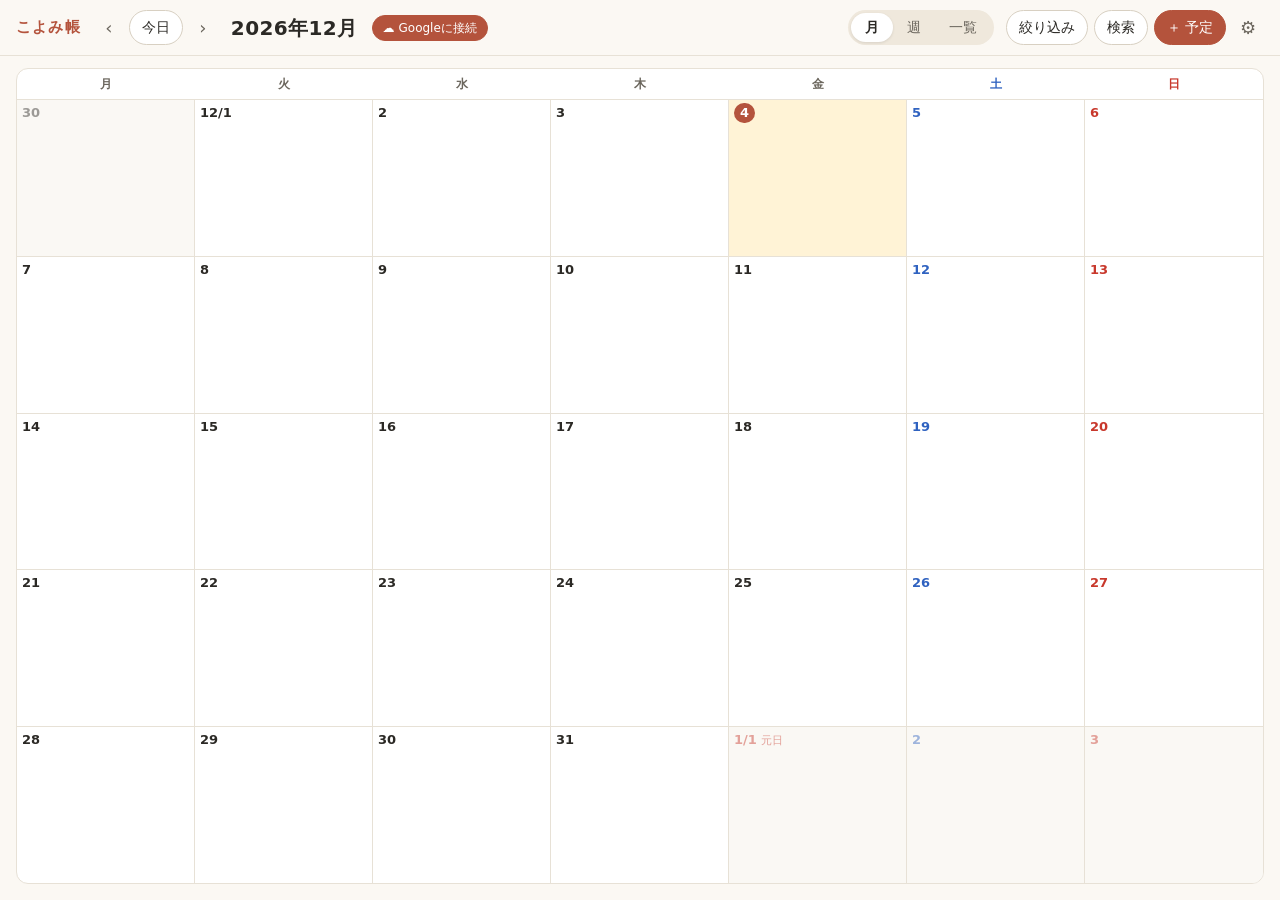
<file: index.html>
<!DOCTYPE html>
<html lang="ja">
<head>
<meta charset="utf-8">
<meta name="viewport" content="width=device-width, initial-scale=1, viewport-fit=cover">
<meta name="theme-color" content="#fbf8f3">
<title>こよみ帳</title>
<link rel="manifest" href="manifest.webmanifest">
<link rel="icon" href="icon.svg" type="image/svg+xml">
<link rel="apple-touch-icon" href="icon-192.png">
<link rel="stylesheet" href="style.css">
</head>
<body>
<header class="topbar">
  <div class="brand">こよみ帳</div>
  <div class="nav">
    <button class="icon-btn" id="prev" title="前へ (←)">‹</button>
    <button class="btn" id="today">今日</button>
    <button class="icon-btn" id="next" title="次へ (→)">›</button>
    <h1 id="title"></h1>
    <button class="sync-chip" id="sync-chip"></button>
  </div>
  <div class="views" role="tablist">
    <button data-view="month">月</button>
    <button data-view="week">週</button>
    <button data-view="list">一覧</button>
  </div>
  <div class="tools">
    <button class="btn" id="btn-filter">絞り込み<span class="badge" id="filter-count" hidden></span></button>
    <button class="btn" id="btn-search">検索</button>
    <button class="btn primary" id="btn-add">＋ 予定</button>
    <button class="icon-btn" id="btn-settings" title="設定">⚙</button>
  </div>
</header>
<div id="filterbar" class="filterbar" hidden></div>
<main id="main"></main>
<div id="panel-backdrop" class="panel-backdrop" hidden></div>
<aside id="daypanel" class="daypanel" hidden></aside>
<div id="modal-root"></div>
<div id="toast" class="toast"></div>
<script src="config.js"></script>
<script src="markdown.js"></script>
<script src="holidays.js"></script>
<script src="zip.js"></script>
<script src="gdrive.js"></script>
<script src="store.js"></script>
<script src="app.js"></script>
</body>
</html>
</file>
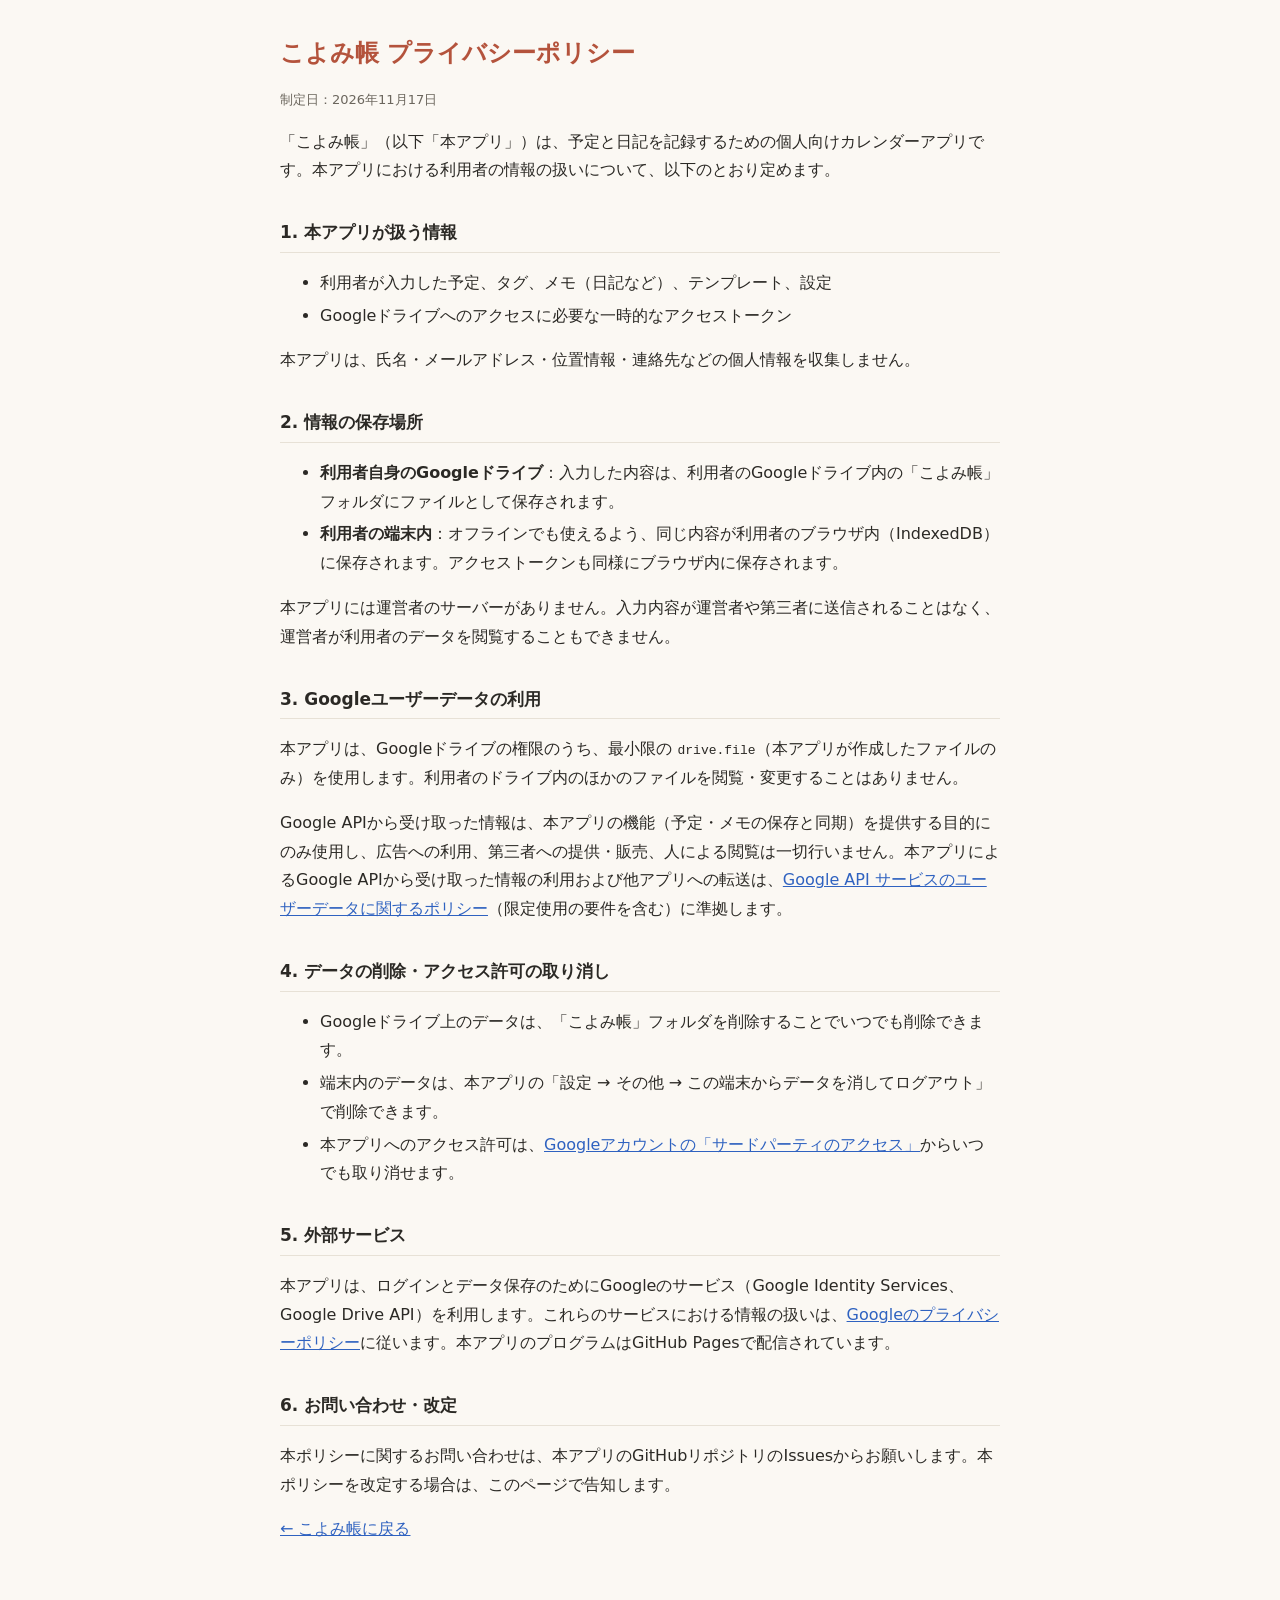
<file: privacy.html>
<!DOCTYPE html>
<html lang="ja">
<head>
<meta charset="utf-8">
<meta name="viewport" content="width=device-width, initial-scale=1">
<title>プライバシーポリシー | こよみ帳</title>
<link rel="icon" href="icon.svg" type="image/svg+xml">
<style>
  body { margin: 0; background: #fbf8f3; color: #2b2925; font-family: "Hiragino Sans", "Yu Gothic UI", "Meiryo", system-ui, sans-serif; line-height: 1.8; }
  main { max-width: 720px; margin: 0 auto; padding: 32px 20px 64px; }
  h1 { font-size: 24px; color: #b4533c; margin: 0 0 4px; }
  h2 { font-size: 17px; margin: 32px 0 8px; border-bottom: 1px solid #e7e1d6; padding-bottom: 4px; }
  .date { color: #6b665d; font-size: 13px; }
  a { color: #2f62c0; }
  li { margin: 4px 0; }
</style>
</head>
<body>
<main>
  <h1>こよみ帳 プライバシーポリシー</h1>
  <p class="date">制定日：2026年11月17日</p>

  <p>「こよみ帳」（以下「本アプリ」）は、予定と日記を記録するための個人向けカレンダーアプリです。本アプリにおける利用者の情報の扱いについて、以下のとおり定めます。</p>

  <h2>1. 本アプリが扱う情報</h2>
  <ul>
    <li>利用者が入力した予定、タグ、メモ（日記など）、テンプレート、設定</li>
    <li>Googleドライブへのアクセスに必要な一時的なアクセストークン</li>
  </ul>
  <p>本アプリは、氏名・メールアドレス・位置情報・連絡先などの個人情報を収集しません。</p>

  <h2>2. 情報の保存場所</h2>
  <ul>
    <li><b>利用者自身のGoogleドライブ</b>：入力した内容は、利用者のGoogleドライブ内の「こよみ帳」フォルダにファイルとして保存されます。</li>
    <li><b>利用者の端末内</b>：オフラインでも使えるよう、同じ内容が利用者のブラウザ内（IndexedDB）に保存されます。アクセストークンも同様にブラウザ内に保存されます。</li>
  </ul>
  <p>本アプリには運営者のサーバーがありません。入力内容が運営者や第三者に送信されることはなく、運営者が利用者のデータを閲覧することもできません。</p>

  <h2>3. Googleユーザーデータの利用</h2>
  <p>本アプリは、Googleドライブの権限のうち、最小限の <code>drive.file</code>（本アプリが作成したファイルのみ）を使用します。利用者のドライブ内のほかのファイルを閲覧・変更することはありません。</p>
  <p>Google APIから受け取った情報は、本アプリの機能（予定・メモの保存と同期）を提供する目的にのみ使用し、広告への利用、第三者への提供・販売、人による閲覧は一切行いません。本アプリによるGoogle APIから受け取った情報の利用および他アプリへの転送は、<a href="https://developers.google.com/terms/api-services-user-data-policy" target="_blank" rel="noopener">Google API サービスのユーザーデータに関するポリシー</a>（限定使用の要件を含む）に準拠します。</p>

  <h2>4. データの削除・アクセス許可の取り消し</h2>
  <ul>
    <li>Googleドライブ上のデータは、「こよみ帳」フォルダを削除することでいつでも削除できます。</li>
    <li>端末内のデータは、本アプリの「設定 → その他 → この端末からデータを消してログアウト」で削除できます。</li>
    <li>本アプリへのアクセス許可は、<a href="https://myaccount.google.com/permissions" target="_blank" rel="noopener">Googleアカウントの「サードパーティのアクセス」</a>からいつでも取り消せます。</li>
  </ul>

  <h2>5. 外部サービス</h2>
  <p>本アプリは、ログインとデータ保存のためにGoogleのサービス（Google Identity Services、Google Drive API）を利用します。これらのサービスにおける情報の扱いは、<a href="https://policies.google.com/privacy" target="_blank" rel="noopener">Googleのプライバシーポリシー</a>に従います。本アプリのプログラムはGitHub Pagesで配信されています。</p>

  <h2>6. お問い合わせ・改定</h2>
  <p>本ポリシーに関するお問い合わせは、本アプリのGitHubリポジトリのIssuesからお願いします。本ポリシーを改定する場合は、このページで告知します。</p>

  <p><a href="./">← こよみ帳に戻る</a></p>
</main>
</body>
</html>
</file>
<file: style.css>
:root {
  --bg: #fbf8f3;
  --paper: #ffffff;
  --ink: #2b2925;
  --ink-2: #6b665d;
  --ink-3: #a19b90;
  --line: #e7e1d6;
  --line-2: #d8d0c2;
  --accent: #b4533c;
  --accent-ink: #ffffff;
  --sun: #c8382c;
  --sat: #2f62c0;
  --today: #fff3d6;
  --hit: #f3ecff;
  --bar-h: 21px;
  --radius: 8px;
  --shadow: 0 10px 30px rgba(60, 45, 20, .16), 0 2px 6px rgba(60, 45, 20, .08);
  --font: "Hiragino Sans", "Hiragino Kaku Gothic ProN", "Yu Gothic UI", "Yu Gothic", "Meiryo", system-ui, sans-serif;
  --mono: "Cascadia Mono", "Consolas", "BIZ UDGothic", "MS Gothic", ui-monospace, monospace;
}

* { box-sizing: border-box; }
html, body { height: 100%; }
body {
  margin: 0;
  background: var(--bg);
  color: var(--ink);
  font-family: var(--font);
  font-size: 14px;
  line-height: 1.5;
  display: flex;
  flex-direction: column;
  -webkit-text-size-adjust: 100%;
}
button, input, textarea, select { font: inherit; color: inherit; }
[hidden] { display: none !important; }
.muted { color: var(--ink-3); }
.small-text { font-size: 12px; }
code { font-family: var(--mono); font-size: .92em; background: #f2ede4; padding: 1px 5px; border-radius: 4px; word-break: break-all; }

/* ---------- ボタン類 */
.btn {
  display: inline-flex; align-items: center; gap: 4px;
  border: 1px solid var(--line-2); background: var(--paper);
  padding: 6px 12px; border-radius: 999px; cursor: pointer;
  text-decoration: none; white-space: nowrap;
  transition: background .12s, border-color .12s;
}
.btn:hover { background: #f5f0e7; }
.btn.primary { background: var(--accent); border-color: var(--accent); color: var(--accent-ink); }
.btn.primary:hover { filter: brightness(1.06); }
.btn.danger { color: var(--sun); border-color: #e9b8b2; }
.btn.ghost { border-color: transparent; background: transparent; color: var(--ink-2); }
.btn.small { padding: 3px 10px; font-size: 12.5px; }
.btn.active { border-color: var(--accent); color: var(--accent); }
.icon-btn {
  border: none; background: transparent; cursor: pointer;
  width: 32px; height: 32px; border-radius: 50%;
  font-size: 18px; line-height: 1; color: var(--ink-2);
  display: inline-flex; align-items: center; justify-content: center; flex: none;
}
.icon-btn:hover { background: #efe8dc; color: var(--ink); }
.icon-btn.danger:hover { background: #fbe7e4; }
.badge { background: var(--accent); color: #fff; border-radius: 999px; font-size: 11px; padding: 0 6px; margin-left: 2px; }

/* ---------- ヘッダー */
.topbar {
  display: flex; align-items: center; gap: 12px; flex-wrap: wrap;
  padding: 10px 16px; border-bottom: 1px solid var(--line);
  background: var(--bg); position: sticky; top: 0; z-index: 20;
}
.brand { font-weight: 700; letter-spacing: .08em; color: var(--accent); font-size: 15px; }
.nav { display: flex; align-items: center; gap: 4px; }
.nav h1 { font-size: 20px; margin: 0 0 0 8px; font-weight: 700; letter-spacing: .02em; white-space: nowrap; }
.views { display: flex; background: #efe8dc; border-radius: 999px; padding: 3px; margin-left: auto; }
.views button { border: none; background: transparent; padding: 4px 14px; border-radius: 999px; cursor: pointer; color: var(--ink-2); }
.views button.active { background: var(--paper); color: var(--ink); box-shadow: 0 1px 3px rgba(0,0,0,.1); font-weight: 600; }
.tools { display: flex; gap: 6px; align-items: center; }

/* ---------- 絞り込みバー */
.filterbar { padding: 10px 16px; border-bottom: 1px solid var(--line); background: #f6f1e8; display: grid; gap: 6px; }
.frow { display: flex; gap: 6px; flex-wrap: wrap; align-items: center; }
.flabel { font-size: 12px; color: var(--ink-2); width: 34px; flex: none; }
.fhint { margin: 0; font-size: 12px; color: var(--ink-3); }

/* ---------- チップ */
.chip {
  display: inline-flex; align-items: center; border-radius: 999px;
  padding: 1px 9px; font-size: 12px; line-height: 1.6; white-space: nowrap;
  max-width: 100%; overflow: hidden; text-overflow: ellipsis;
}
.chip.small { font-size: 10.5px; padding: 0 6px; line-height: 1.55; }
.chip.toggle { border: 1.5px solid; background: transparent; cursor: pointer; padding: 2px 11px; font-weight: 500; }
.chip.toggle:not(.on):hover { background: rgba(0,0,0,.03); }
.chips { display: flex; flex-wrap: wrap; gap: 5px; align-items: center; }
.dot { width: 7px; height: 7px; border-radius: 50%; display: inline-block; flex: none; }
.dots { display: inline-flex; gap: 2px; margin-left: auto; padding-left: 3px; flex: none; }

/* ---------- メイン */
main { flex: 1; min-height: 0; padding: 12px 16px 16px; display: flex; flex-direction: column; overflow-y: auto; }

/* ---------- 月表示 */
.month { flex: 1 0 auto; display: flex; flex-direction: column; background: var(--paper); border: 1px solid var(--line); border-radius: 12px; overflow: hidden; min-height: 560px; }
.month-head { display: grid; grid-template-columns: repeat(7, 1fr); border-bottom: 1px solid var(--line); }
.month-head div { text-align: center; padding: 6px 0; font-size: 12px; color: var(--ink-2); font-weight: 600; }
.month-head .sat { color: var(--sat); }
.month-head .sun { color: var(--sun); }
.month-body { flex: 1 0 auto; display: flex; flex-direction: column; }
.week { position: relative; border-bottom: 1px solid var(--line); min-height: 104px; flex: 1 0 auto; }
.week:last-child { border-bottom: none; }
.week-bg { position: absolute; inset: 0; display: grid; grid-template-columns: repeat(7, 1fr); }
.week-bg .cell { border-right: 1px solid var(--line); cursor: pointer; transition: background .1s; }
.week-bg .cell:last-child { border-right: none; }
.week-bg .cell:hover { background: #faf6ee; }
.week-bg .cell.out { background: #faf8f4; }
.week-bg .cell.today { background: var(--today); }
.week-bg .cell.hit { background: var(--hit); }
.week-fg {
  position: relative; display: grid; grid-template-columns: repeat(7, minmax(0, 1fr));
  row-gap: 2px; pointer-events: none; padding-bottom: 4px;
}
.cell-head { padding: 3px 5px 2px; min-width: 0; }
.cell-top { display: flex; align-items: baseline; gap: 4px; min-width: 0; }
.cell-head .num { font-weight: 600; font-size: 13px; }
.cell-head.out .num, .cell-head.out .hol { opacity: .45; }
.cell-head.sun .num, .sun .hol { color: var(--sun); }
.cell-head.sat .num { color: var(--sat); }
.cell-head.today .num { background: var(--accent); color: #fff; border-radius: 999px; padding: 0 6px; }
.hol { font-size: 10.5px; overflow: hidden; text-overflow: ellipsis; white-space: nowrap; min-width: 0; }
.memo-ind { margin-left: auto; font-size: 11px; flex: none; }
.cell-tags { display: flex; flex-wrap: wrap; gap: 2px; margin-top: 2px; }
.bar {
  pointer-events: auto; cursor: pointer;
  margin: 0 3px; padding: 0 5px; height: var(--bar-h);
  display: flex; align-items: center; gap: 4px;
  font-size: 12px; border-radius: 4px; border-left: 3px solid;
  overflow: hidden; white-space: nowrap; min-width: 0;
}
.bar:hover { filter: brightness(.95); }
.bar.cont-l { border-top-left-radius: 0; border-bottom-left-radius: 0; margin-left: 0; border-left-style: dashed; }
.bar.cont-r { border-top-right-radius: 0; border-bottom-right-radius: 0; margin-right: 0; }
.bar .time { font-size: 11px; color: var(--ink-2); flex: none; font-variant-numeric: tabular-nums; }
.bar-title { overflow: hidden; text-overflow: ellipsis; min-width: 0; }
.bar.multi .bar-title { font-weight: 600; }
.more { pointer-events: auto; border: none; background: none; cursor: pointer; font-size: 11px; color: var(--ink-2); text-align: left; padding: 0 6px; }
.more:hover { color: var(--accent); text-decoration: underline; }

/* ---------- 週表示 */
.weekview { flex: 1; display: grid; grid-template-columns: repeat(7, minmax(0, 1fr)); gap: 8px; min-height: 520px; }
.wcol {
  background: var(--paper); border: 1px solid var(--line); border-radius: 12px;
  padding: 8px; display: flex; flex-direction: column; gap: 6px; cursor: pointer; position: relative; min-width: 0;
}
.wcol:hover { border-color: var(--line-2); }
.wcol.today { background: var(--today); }
.wcol.hit { background: var(--hit); }
.wcol header { display: flex; align-items: baseline; gap: 6px; flex-wrap: wrap; }
.wcol .wd { font-size: 12px; color: var(--ink-2); }
.wcol .num { font-weight: 700; font-size: 16px; }
.wcol.sun .num, .wcol.sun .wd { color: var(--sun); }
.wcol.sat .num, .wcol.sat .wd { color: var(--sat); }
.wevents { display: flex; flex-direction: column; gap: 5px; }
.wevent { border-left: 3px solid; border-radius: 6px; padding: 4px 7px; font-size: 12.5px; }
.wevent:hover { filter: brightness(.96); }
.wtime { font-size: 11px; color: var(--ink-2); display: flex; gap: 6px; flex-wrap: wrap; font-variant-numeric: tabular-nums; }
.wtitle { font-weight: 600; word-break: break-word; }
.wevent .dots { margin: 2px 0 0; padding: 0; }
.span-note { font-size: 11px; color: var(--ink-3); }
.wnotes { border-top: 1px dashed var(--line); padding-top: 6px; display: flex; flex-direction: column; gap: 2px; }
.wnote { font-size: 12px; color: var(--ink-2); overflow: hidden; text-overflow: ellipsis; white-space: nowrap; }
.wadd { position: absolute; right: 6px; top: 6px; border: none; background: none; color: var(--ink-3); cursor: pointer; font-size: 16px; border-radius: 50%; width: 26px; height: 26px; }
.wadd:hover { background: #efe8dc; color: var(--accent); }

/* ---------- 一覧表示 */
.listview { max-width: 860px; width: 100%; margin: 0 auto; display: flex; flex-direction: column; gap: 6px; }
.lrow { display: flex; gap: 14px; background: var(--paper); border: 1px solid var(--line); border-radius: 12px; padding: 10px 14px; cursor: pointer; }
.lrow:hover { border-color: var(--line-2); }
.lrow.today { background: var(--today); }
.lrow.hit { background: var(--hit); }
.ldate { width: 64px; flex: none; display: flex; flex-direction: column; align-items: flex-start; }
.ldate .num { font-size: 22px; font-weight: 700; line-height: 1.1; }
.ldate .wd { font-size: 12px; color: var(--ink-2); }
.lrow.sun .num, .lrow.sun .wd { color: var(--sun); }
.lrow.sat .num, .lrow.sat .wd { color: var(--sat); }
.lbody { flex: 1; display: flex; flex-direction: column; gap: 5px; min-width: 0; }
.levent { display: flex; flex-wrap: wrap; gap: 4px 10px; align-items: center; border-left: 3px solid; border-radius: 6px; padding: 4px 9px; }
.levent .cat, .pevent .cat { font-size: 11px; font-weight: 700; }
.ltime { font-size: 12px; color: var(--ink-2); font-variant-numeric: tabular-nums; }
.ltitle { font-weight: 600; }
.ltags { display: inline-flex; gap: 3px; }
.lnote { font-size: 13px; color: var(--ink-2); }
.empty { text-align: center; color: var(--ink-3); padding: 60px 0; }

/* ---------- 日付パネル */
.panel-backdrop { position: fixed; inset: 0; background: rgba(40, 30, 15, .18); z-index: 30; }
.daypanel {
  position: fixed; top: 0; right: 0; bottom: 0; width: min(560px, 100vw);
  background: var(--bg); z-index: 31; box-shadow: var(--shadow);
  overflow-y: auto; overscroll-behavior: contain;
  animation: slidein .18s ease-out;
}
@keyframes slidein { from { transform: translateX(30px); opacity: 0; } to { transform: none; opacity: 1; } }
.ph {
  display: flex; align-items: center; gap: 4px; padding: 12px 14px;
  position: sticky; top: 0; background: var(--bg); border-bottom: 1px solid var(--line); z-index: 2;
}
.ph-title { flex: 1; text-align: center; font-weight: 700; font-size: 17px; }
.ph-title.sun { color: var(--sun); }
.ph-title.sat { color: var(--sat); }
.ph-title .hol { font-size: 12px; font-weight: 500; }
.ph .close { margin-left: 6px; font-size: 22px; }
.psec { padding: 14px 18px; border-bottom: 1px solid var(--line); }
.psec h3 { margin: 0 0 8px; font-size: 13px; color: var(--ink-2); font-weight: 700; letter-spacing: .04em; }
.sec-head { display: flex; align-items: center; justify-content: space-between; margin-bottom: 8px; }
.sec-head h3 { margin: 0; }
.pevents { display: flex; flex-direction: column; gap: 6px; }
.pevent { border-left: 3px solid; border-radius: 8px; padding: 7px 10px; cursor: pointer; display: flex; flex-direction: column; gap: 3px; }
.pevent:hover { filter: brightness(.96); }
.pe-top { display: flex; gap: 10px; align-items: baseline; flex-wrap: wrap; }
.pe-title { font-weight: 600; font-size: 15px; }
.pe-note { font-size: 12.5px; color: var(--ink-2); white-space: pre-wrap; }
.notes-sec { border-bottom: none; display: flex; flex-direction: column; gap: 12px; padding-bottom: 40px; }
.notes-sec .sec-head { margin-bottom: 0; }

.menu-wrap { position: relative; }
.menu {
  position: absolute; right: 0; top: calc(100% + 4px); z-index: 5;
  background: var(--paper); border: 1px solid var(--line); border-radius: 10px; box-shadow: var(--shadow);
  min-width: 210px; padding: 5px; display: flex; flex-direction: column;
}
.menu button { border: none; background: none; text-align: left; padding: 7px 10px; border-radius: 6px; cursor: pointer; }
.menu button:hover { background: #f5f0e7; }
.menu-label { font-size: 11px; color: var(--ink-3); padding: 6px 10px 2px; border-top: 1px solid var(--line); margin-top: 3px; }

.note-card { background: var(--paper); border: 1px solid var(--line); border-radius: 12px; overflow: hidden; }
.note-card.editing { border-color: var(--line-2); box-shadow: 0 0 0 3px #f1e6dc; }
.note-head { display: flex; align-items: center; gap: 6px; padding: 8px 10px 8px 14px; border-bottom: 1px solid var(--line); flex-wrap: wrap; }
.note-title { flex: 1; min-width: 160px; border: none; outline: none; font-weight: 700; font-size: 15px; background: transparent; padding: 3px 0; }
.note-actions { display: flex; align-items: center; gap: 4px; }
.status { font-size: 11px; color: var(--ink-3); margin-right: 4px; min-width: 48px; text-align: right; }
.note-body {
  display: block; width: 100%; border: none; outline: none; resize: none;
  padding: 12px 14px; font-family: var(--mono); font-size: 13.5px; line-height: 1.7;
  min-height: 160px; background: #fffdf9; tab-size: 2;
}

/* ---------- Markdownプレビュー */
.md { padding: 10px 16px 14px; cursor: text; font-size: 14px; line-height: 1.75; word-wrap: break-word; }
.md > :first-child { margin-top: 0; }
.md > :last-child { margin-bottom: 0; }
.md h1, .md h2, .md h3, .md h4 { line-height: 1.35; margin: 1.1em 0 .45em; }
.md h1 { font-size: 1.35em; }
.md h2 { font-size: 1.15em; border-bottom: 1px solid var(--line); padding-bottom: 3px; }
.md h3 { font-size: 1.03em; }
.md p { margin: .5em 0; }
.md ul, .md ol { margin: .4em 0; padding-left: 1.5em; }
.md li { margin: .1em 0; }
.md li.task { list-style: none; margin-left: -1.3em; }
.md li.task input { margin: 0 4px 0 0; vertical-align: -1px; cursor: pointer; accent-color: var(--accent); }
.md li.task.done > span { color: var(--ink-3); text-decoration: line-through; }
.md blockquote { margin: .6em 0; padding: 2px 12px; border-left: 3px solid var(--line-2); color: var(--ink-2); background: #faf7f1; }
.md pre { background: #2f2c28; color: #f3eee6; padding: 10px 12px; border-radius: 8px; overflow-x: auto; font-size: 12.5px; }
.md pre code { background: none; padding: 0; color: inherit; }
.md hr { border: none; border-top: 1px dashed var(--line-2); margin: 1em 0; }
.md a { color: var(--sat); }
.md .table-wrap { overflow-x: auto; }
.md table { border-collapse: collapse; margin: .6em 0; font-size: 13px; }
.md th, .md td { border: 1px solid var(--line); padding: 4px 9px; text-align: left; }
.md th { background: #f6f1e8; }

/* ---------- モーダル */
.modal-backdrop { position: fixed; inset: 0; background: rgba(40, 30, 15, .28); z-index: 50; display: flex; align-items: flex-start; justify-content: center; padding: 6vh 14px 14px; overflow-y: auto; }
.modal { background: var(--bg); border-radius: 16px; box-shadow: var(--shadow); width: min(520px, 100%); display: flex; flex-direction: column; max-height: 88vh; animation: pop .15s ease-out; }
.modal.wide { width: min(820px, 100%); }
@keyframes pop { from { transform: translateY(8px); opacity: 0; } to { transform: none; opacity: 1; } }
.mh { display: flex; align-items: center; justify-content: space-between; padding: 14px 18px 8px; }
.mh h2 { margin: 0; font-size: 17px; }
.mb { padding: 6px 18px 14px; overflow-y: auto; }
.mf { display: flex; gap: 8px; padding: 12px 18px; border-top: 1px solid var(--line); align-items: center; }
.spacer { flex: 1; }

.form { display: flex; flex-direction: column; gap: 14px; }
.form label { display: flex; flex-direction: column; gap: 5px; }
.form label > span:first-child { font-size: 12px; color: var(--ink-2); font-weight: 600; }
.form input:not([type=color]):not([type=checkbox]), .form textarea, .form select, .settings input:not([type=color]) {
  border: 1px solid var(--line-2); border-radius: 8px; padding: 7px 10px; background: var(--paper); outline: none; width: 100%;
}
.form input:focus, .form textarea:focus, .settings input:focus { border-color: var(--accent); box-shadow: 0 0 0 3px #f1e6dc; }
.form textarea { resize: vertical; line-height: 1.6; }
.mono { font-family: var(--mono); font-size: 13px; }
.grid2 { display: grid; grid-template-columns: 1fr 1fr; gap: 12px; }
.time-row { display: flex; gap: 4px; }
.err { color: var(--sun); margin: 0; font-size: 13px; min-height: 1em; }
.row-end { display: flex; gap: 6px; justify-content: flex-end; }
.row-start { display: flex; gap: 8px; flex-wrap: wrap; }

/* ---------- 設定 */
.tabs { display: flex; gap: 4px; border-bottom: 1px solid var(--line); margin-bottom: 14px; overflow-x: auto; }
.tabs button { border: none; background: none; padding: 8px 14px; cursor: pointer; color: var(--ink-2); border-bottom: 2px solid transparent; white-space: nowrap; }
.tabs button.active { color: var(--accent); border-bottom-color: var(--accent); font-weight: 700; }
.settings { display: flex; flex-direction: column; gap: 8px; min-height: 300px; }
.settings > .btn { align-self: flex-start; }
.settings h3 { font-size: 14px; margin: 4px 0 8px; }
.srow { display: flex; align-items: center; gap: 8px; background: var(--paper); border: 1px solid var(--line); border-radius: 10px; padding: 6px 8px; }
.srow input[type=color] { width: 34px; height: 30px; border: none; padding: 0; background: none; cursor: pointer; flex: none; }
.srow .grow { flex: 1; min-width: 80px; }
.srow .chip { flex: none; max-width: 120px; }
.srow .muted { flex: none; width: 70px; text-align: right; }
.tpl { display: grid; grid-template-columns: 200px 1fr; gap: 14px; }
.tpl-list { display: flex; flex-direction: column; gap: 3px; }
.tpl-list button { border: 1px solid transparent; background: none; text-align: left; padding: 7px 10px; border-radius: 8px; cursor: pointer; }
.tpl-list button:hover { background: #f5f0e7; }
.tpl-list button.active { background: var(--paper); border-color: var(--line-2); font-weight: 700; }
.tpl-list .add { color: var(--accent); }
.info { background: var(--paper); border: 1px solid var(--line); border-radius: 10px; padding: 4px 14px; }

/* ---------- 検索 */
.results { display: flex; flex-direction: column; gap: 4px; }
.results h3 { font-size: 13px; color: var(--ink-2); margin: 12px 0 4px; }
.result {
  display: grid; grid-template-columns: 130px 1fr auto; gap: 2px 10px; align-items: center;
  text-align: left; border: 1px solid var(--line); background: var(--paper); border-radius: 8px; padding: 7px 10px; cursor: pointer;
}
.result:hover { border-color: var(--accent); }
.rdate { font-size: 12px; color: var(--ink-2); font-variant-numeric: tabular-nums; }
.rtitle { font-weight: 600; border-left: 3px solid transparent; padding-left: 6px; }
.snippet { grid-column: 2 / -1; font-size: 12px; color: var(--ink-2); overflow: hidden; text-overflow: ellipsis; white-space: nowrap; }

/* ---------- トースト */
.toast {
  position: fixed; left: 50%; bottom: 24px; transform: translate(-50%, 20px); opacity: 0; pointer-events: none;
  background: #2f2c28; color: #fff; padding: 9px 18px; border-radius: 999px; font-size: 13px; z-index: 100;
  transition: opacity .2s, transform .2s; max-width: 90vw;
}
.toast.show { opacity: 1; transform: translate(-50%, 0); }
.toast.error { background: var(--sun); }

/* ---------- スマホ */
@media (max-width: 720px) {
  :root { --bar-h: 17px; }
  body { font-size: 14px; }
  .topbar { padding: 8px 10px; gap: 6px 8px; }
  .brand { display: none; }
  .nav { width: 100%; }
  .nav h1 { font-size: 18px; }
  .views { margin-left: 0; }
  .tools { margin-left: auto; gap: 4px; }
  .tools .btn { padding: 4px 8px; font-size: 12px; }
  .views button { padding: 3px 9px; font-size: 13px; }
  #btn-settings { width: 28px; }
  main { padding: 6px; }
  .month { min-height: calc(100vh - 140px); border-radius: 8px; }
  .week { min-height: 86px; }
  .cell-head { padding: 2px 3px; }
  .cell-head .num { font-size: 12px; }
  .hol { display: none; }
  .memo-ind { font-size: 9px; }
  .bar { font-size: 10px; margin: 0 1px; padding: 0 3px; border-left-width: 2px; }
  .bar .dots { display: none; }
  .chip.small { font-size: 9px; padding: 0 4px; }
  .weekview { grid-template-columns: 1fr; gap: 6px; min-height: 0; }
  .wcol { min-height: 64px; }
  .lrow { padding: 8px 10px; gap: 10px; }
  .ldate { width: 44px; }
  .daypanel { width: 100vw; }
  .psec { padding: 12px 14px; }
  .modal-backdrop { padding: 0; align-items: stretch; }
  .modal { border-radius: 0; max-height: none; min-height: 100%; width: 100% !important; }
  .grid2 { grid-template-columns: 1fr; }
  .tpl { grid-template-columns: 1fr; }
  .tpl-list { flex-direction: row; flex-wrap: wrap; }
  .result { grid-template-columns: 1fr; }
  .srow { flex-wrap: wrap; }
  .srow .muted { width: auto; }
}

/* ---------- 同期チップ */
.sync-chip {
  margin-left: 10px; border: 1px solid var(--line-2); background: var(--paper);
  border-radius: 999px; padding: 3px 10px; font-size: 12px; cursor: pointer;
  display: inline-flex; align-items: center; gap: 4px; color: var(--ink-2); white-space: nowrap;
}
.sync-chip:hover { background: #f5f0e7; }
.sync-chip.s-synced { color: #3f7a4f; border-color: #c9dfcd; }
.sync-chip.s-notConnected, .sync-chip.s-needAuth { background: var(--accent); border-color: var(--accent); color: #fff; }
.sync-chip.s-error { color: var(--sun); border-color: #e9b8b2; }
.sync-chip.s-offline, .sync-chip.s-pending { color: #9a6b12; border-color: #ecd9ae; }
.sync-chip .spin { display: inline-block; animation: spin 1s linear infinite; }
@keyframes spin { to { transform: rotate(360deg); } }

/* ---------- メモの折りたたみ */
.sec-actions { display: flex; align-items: center; gap: 4px; flex-wrap: wrap; justify-content: flex-end; }
.note-toggle {
  width: 100%; border: none; background: none; cursor: pointer; text-align: left;
  display: flex; align-items: center; gap: 8px; padding: 11px 14px; font-weight: 700; font-size: 14.5px;
}
.note-toggle:hover { background: #faf6ee; }
.note-toggle .chev, .chev-btn { color: var(--ink-3); font-size: 13px; }
.chev-btn { width: 26px; height: 26px; margin-left: -6px; }
.nc-title { flex: 1; min-width: 0; overflow: hidden; text-overflow: ellipsis; white-space: nowrap; }
.conflict-badge { font-size: 11px; font-weight: 600; color: #fff; background: #d97706; border-radius: 999px; padding: 0 7px; flex: none; }
.note-card.collapsed { border-color: var(--line); }

.fatal { position: fixed; inset: auto 12px 12px 12px; background: var(--sun); color: #fff; padding: 12px 16px; border-radius: 10px; z-index: 200; }

@media (max-width: 720px) {
  .sync-chip { margin-left: auto; padding: 3px 8px; }
  .sync-chip.s-synced .sl, .sync-chip.s-syncing .sl { display: none; }
  .sec-actions .btn.ghost { padding: 3px 6px; }
}
.note-actions { margin-left: auto; }
</file>
